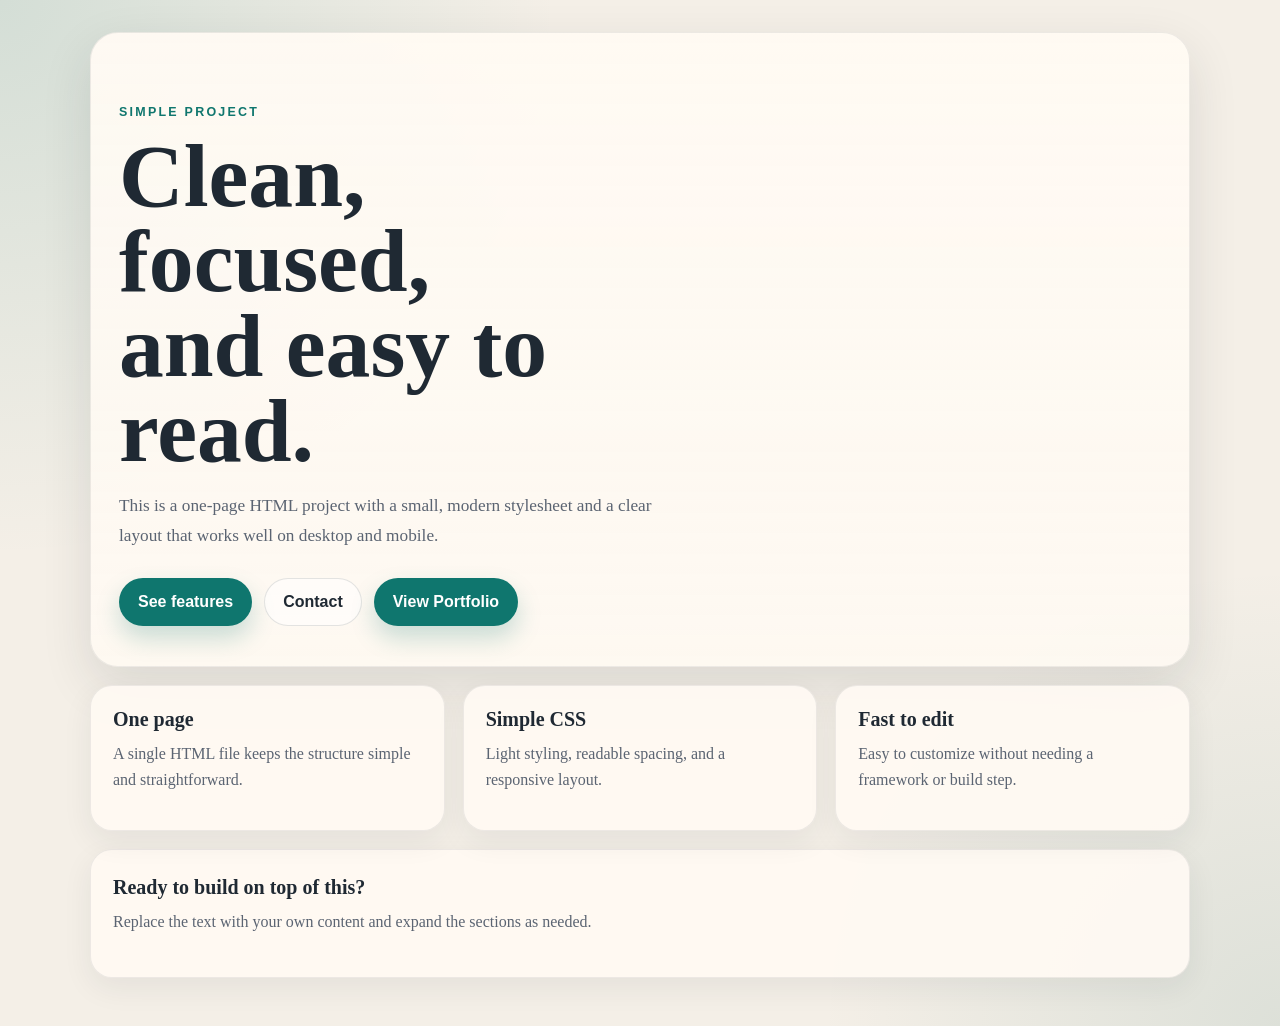
<file: index.html>
<!doctype html>
<html lang="en">
<head>
  <meta charset="utf-8">
  <meta name="viewport" content="width=device-width, initial-scale=1">
  <title>Simple Landing Page</title>
  <meta name="description" content="A simple one-page HTML and CSS project.">
  <link rel="icon" type="image/svg+xml" href="assets/favicon.svg">
  <link rel="stylesheet" href="styles.css">
</head>
<body>
  <main class="page-shell">
    <section class="hero">
      <p class="eyebrow">Simple Project</p>
      <h1>Clean, focused, and easy to read.</h1>
      <p class="lead">
        This is a one-page HTML project with a small, modern stylesheet and a clear
        layout that works well on desktop and mobile.
      </p>

      <div class="actions">
        <a class="button button-primary" href="#features">See features</a>
        <a class="button button-secondary" href="#contact">Contact</a>
        <a class="button button-primary" href="HeroSection.html#hero">View Portfolio</a>
      </div>
    </section>

    <section id="features" class="cards">
      <article class="card">
        <h2>One page</h2>
        <p>A single HTML file keeps the structure simple and straightforward.</p>
      </article>
      <article class="card">
        <h2>Simple CSS</h2>
        <p>Light styling, readable spacing, and a responsive layout.</p>
      </article>
      <article class="card">
        <h2>Fast to edit</h2>
        <p>Easy to customize without needing a framework or build step.</p>
      </article>
    </section>

    <section id="contact" class="footer-panel">
      <h2>Ready to build on top of this?</h2>
      <p>Replace the text with your own content and expand the sections as needed.</p>
    </section>
  </main>
</body>
</html>
</file>
<file: styles.css>
:root {
  color-scheme: light;
  --bg: #f4efe7;
  --panel: #fffaf3;
  --text: #1f2933;
  --muted: #5b6472;
  --accent: #0f766e;
  --accent-dark: #115e59;
  --border: rgba(31, 41, 51, 0.08);
  --shadow: 0 18px 50px rgba(31, 41, 51, 0.12);
}

* {
  box-sizing: border-box;
}

html {
  scroll-behavior: smooth;
}

body {
  margin: 0;
  font-family: Georgia, "Times New Roman", serif;
  background:
    radial-gradient(circle at top left, rgba(15, 118, 110, 0.14), transparent 34%),
    radial-gradient(circle at bottom right, rgba(17, 94, 89, 0.1), transparent 28%),
    var(--bg);
  color: var(--text);
}

a {
  color: inherit;
  text-decoration: none;
}

.page-shell {
  width: min(1100px, calc(100% - 32px));
  margin: 0 auto;
  padding: 32px 0 48px;
}

.hero {
  padding: 72px 28px 40px;
  background: linear-gradient(180deg, rgba(255, 250, 243, 0.96), rgba(255, 250, 243, 0.84));
  border: 1px solid var(--border);
  border-radius: 28px;
  box-shadow: var(--shadow);
}

.eyebrow {
  margin: 0 0 14px;
  font-family: Arial, Helvetica, sans-serif;
  font-size: 0.78rem;
  letter-spacing: 0.18em;
  text-transform: uppercase;
  color: var(--accent);
  font-weight: 700;
}

h1,
h2,
p {
  margin-top: 0;
}

h1 {
  max-width: 10ch;
  margin-bottom: 18px;
  font-size: clamp(2.8rem, 7vw, 5.6rem);
  line-height: 0.95;
}

.lead {
  max-width: 62ch;
  margin-bottom: 28px;
  font-size: 1.08rem;
  line-height: 1.7;
  color: var(--muted);
}

.actions {
  display: flex;
  gap: 12px;
  flex-wrap: wrap;
}

.button {
  display: inline-flex;
  align-items: center;
  justify-content: center;
  min-height: 48px;
  padding: 0 18px;
  border-radius: 999px;
  border: 1px solid transparent;
  font-family: Arial, Helvetica, sans-serif;
  font-weight: 700;
  transition: transform 160ms ease, box-shadow 160ms ease, background-color 160ms ease;
}

.button:hover {
  transform: translateY(-1px);
}

.button-primary {
  background: var(--accent);
  color: #ffffff;
  box-shadow: 0 12px 24px rgba(15, 118, 110, 0.22);
}

.button-primary:hover {
  background: var(--accent-dark);
}

.button-secondary {
  border-color: rgba(31, 41, 51, 0.12);
  background: rgba(255, 255, 255, 0.55);
}

.cards {
  display: grid;
  grid-template-columns: repeat(3, minmax(0, 1fr));
  gap: 18px;
  margin-top: 18px;
}

.card,
.footer-panel {
  background: rgba(255, 250, 243, 0.92);
  border: 1px solid var(--border);
  border-radius: 22px;
  box-shadow: 0 10px 30px rgba(31, 41, 51, 0.07);
}

.card {
  padding: 22px;
}

.card h2,
.footer-panel h2 {
  margin-bottom: 10px;
  font-size: 1.25rem;
}

.card p,
.footer-panel p {
  color: var(--muted);
  line-height: 1.6;
}

.footer-panel {
  margin-top: 18px;
  padding: 26px 22px;
}

@media (max-width: 860px) {
  .hero {
    padding: 56px 20px 32px;
  }

  .cards {
    grid-template-columns: 1fr;
  }

  h1 {
    max-width: none;
  }
}

@media (max-width: 520px) {
  .page-shell {
    width: min(100% - 20px, 1100px);
    padding-top: 20px;
  }

  .hero,
  .card,
  .footer-panel {
    border-radius: 18px;
  }

  .button {
    width: 100%;
  }
}

/* Portfolio / HeroSection styles */
.hero-section {
  padding: 48px 18px;
  margin-top: 18px;
}
.hero-section h1 {
  margin-bottom: 10px;
}
.cards-grid {
  display: grid;
  grid-template-columns: repeat(3, 1fr);
  gap: 18px;
  margin-top: 18px;
}
.portfolio-card {
  border-radius: 16px;
  overflow: hidden;
  background: #fff;
  border: 1px solid var(--border);
  box-shadow: 0 14px 36px rgba(31,41,51,0.06);
}
.portfolio-card img {
  width: 100%;
  height: 220px;
  object-fit: cover;
  display: block;
}
.portfolio-card .meta {
  padding: 12px 14px;
}
.portfolio-card h3 {
  margin: 0 0 6px;
  font-size: 1.05rem;
}
.portfolio-card p {
  margin: 0;
  color: var(--muted);
  font-size: 0.95rem;
}

@media (max-width: 860px) {
  .cards-grid {
    grid-template-columns: repeat(2, 1fr);
  }
}

@media (max-width: 520px) {
  .cards-grid {
    grid-template-columns: 1fr;
  }
}
</file>
